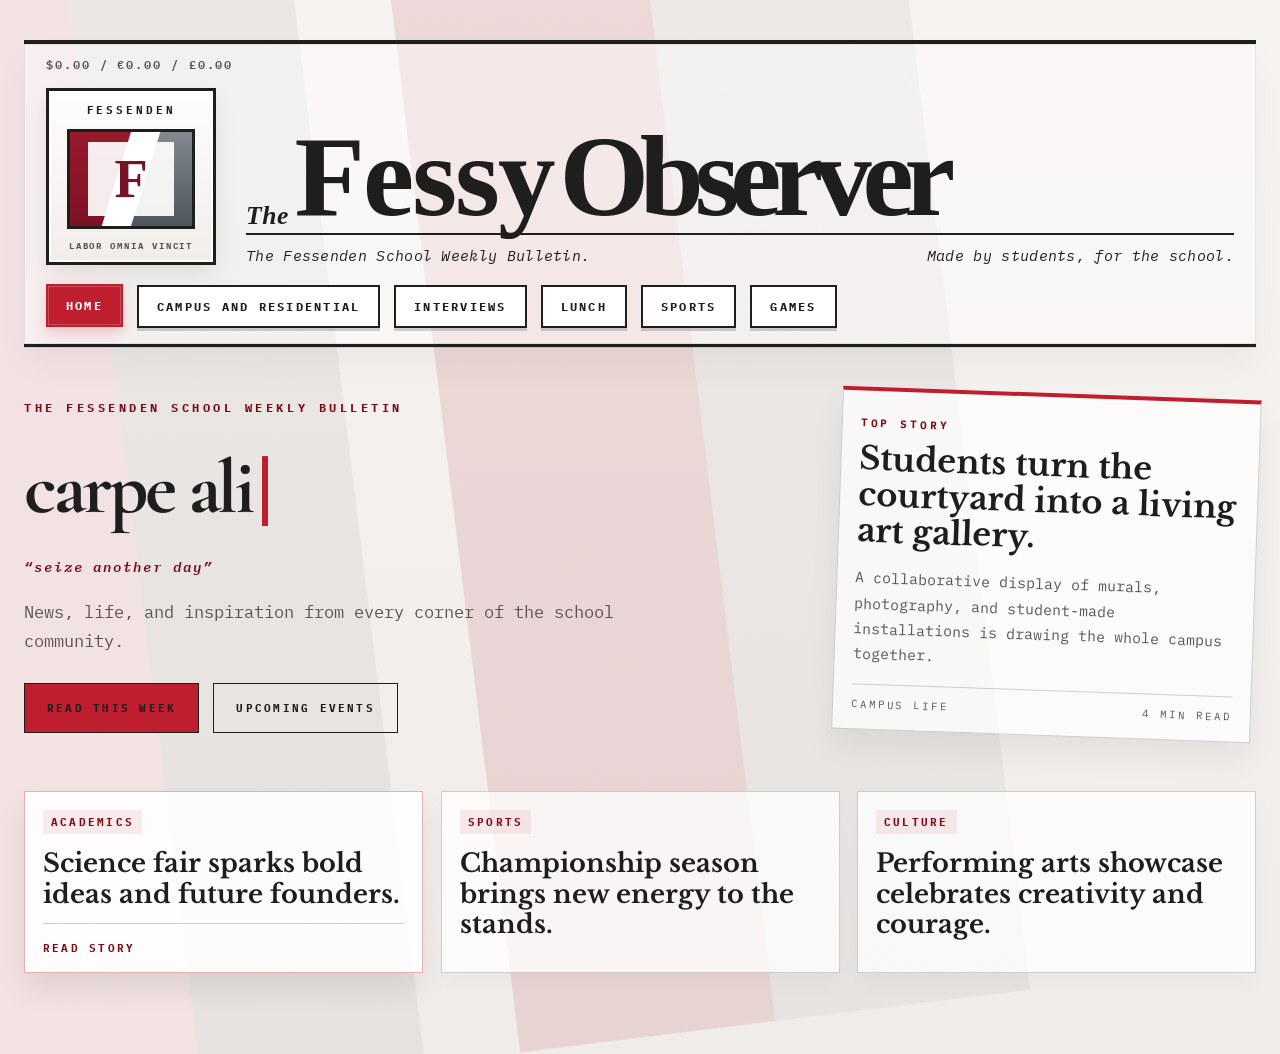
<file: index.html>
<!DOCTYPE html>
<html lang="en">
  <head>
    <meta charset="UTF-8" />
    <meta name="viewport" content="width=device-width, initial-scale=1.0" />
    <title>The Fessy Observer</title>
    <meta
      name="description"
      content="The Fessy Observer school newspaper featuring stories, campus life, and community voices."
    />
    <link rel="preconnect" href="https://fonts.googleapis.com" />
    <link rel="preconnect" href="https://fonts.gstatic.com" crossorigin />
    <link
      href="https://fonts.googleapis.com/css2?family=IBM+Plex+Mono:wght@400;500;600;700&family=Cormorant+Garamond:wght@400;500;600;700&family=Libre+Baskerville:wght@400;700&display=swap"
      rel="stylesheet"
    />
    <link rel="stylesheet" href="style.css" />
  </head>
  <body>
    <div class="background-bars" aria-hidden="true"></div>

    <div class="page-shell">
      <header class="masthead">
        <div class="paper-price-row">
          <span>$0.00 / €0.00 / £0.00</span>
        </div>

        <div class="masthead-inner">
          <div class="school-mark" aria-label="Fessenden School logo">
            <div class="logo-box" aria-hidden="true">
              <div class="logo-header">FESSENDEN</div>
              <div class="shield-wrap">
                <div class="shield-left"></div>
                <div class="shield-right"></div>
                <div class="shield-monogram">F</div>
              </div>
              <div class="logo-footer">LABOR OMNIA VINCIT</div>
            </div>
          </div>

          <div class="title-cluster">
            <h1 class="masthead-title">
              <span class="title-small">The</span>
              <span class="title-contrast">Fessy</span>
              <span class="title-large">Observer</span>
            </h1>
            <div class="subhead-row">
              <span>The Fessenden School Weekly Bulletin.</span>
              <span>Made by students, for the school.</span>
            </div>
          </div>
        </div>

        <nav class="section-tabs" aria-label="Section tabs">
          <a class="tab home-tab active" href="index.html">Home</a>
          <a class="tab" href="campus.html">Campus and Residential</a>
          <a class="tab" href="interviews.html">Interviews</a>
          <a class="tab" href="lunch.html">Lunch</a>
          <a class="tab" href="sports.html">Sports</a>
          <a class="tab" href="games.html">Games</a>
        </nav>
      </header>

      <main class="hero">
        <div class="hero-copy">
          <p class="eyebrow">The Fessenden School Weekly Bulletin</p>
          <h2 class="typewriter" aria-live="polite">
            <span id="typewriter-text"></span><span class="cursor" aria-hidden="true"></span>
          </h2>
          <div class="typewriter-meaning">“seize another day”</div>
          <p class="lede">
            News, life, and inspiration from every corner of the school community.
          </p>

          <div class="cta-row">
            <a href="#stories" class="primary-btn"><strong>Read this week</strong></a>
            <a href="#events" class="secondary-btn"><strong>Upcoming events</strong></a>
          </div>
        </div>

        <aside class="feature-box" id="events">
          <span class="kicker">Top Story</span>
          <h3>Students turn the courtyard into a living art gallery.</h3>
          <p>
            A collaborative display of murals, photography, and student-made installations is drawing the whole campus together.
          </p>
          <div class="meta-line">
            <span>Campus Life</span>
            <span>4 min read</span>
          </div>
        </aside>
      </main>

      <section class="stories" id="stories">
        <article class="story-card active" tabindex="0" aria-expanded="true">
          <span class="story-tag">Academics</span>
          <h4>Science fair sparks bold ideas and future founders.</h4>
          <div class="story-body">
            <span class="read-more">Read story</span>
          </div>
        </article>

        <article class="story-card" tabindex="0" aria-expanded="false">
          <span class="story-tag">Sports</span>
          <h4>Championship season brings new energy to the stands.</h4>
          <div class="story-body">
            <span class="read-more">Read story</span>
          </div>
        </article>

        <article class="story-card" tabindex="0" aria-expanded="false">
          <span class="story-tag">Culture</span>
          <h4>Performing arts showcase celebrates creativity and courage.</h4>
          <div class="story-body">
            <span class="read-more">Read story</span>
          </div>
        </article>
      </section>
    </div>

    <script src="script.js"></script>
  </body>
</html>
</file>
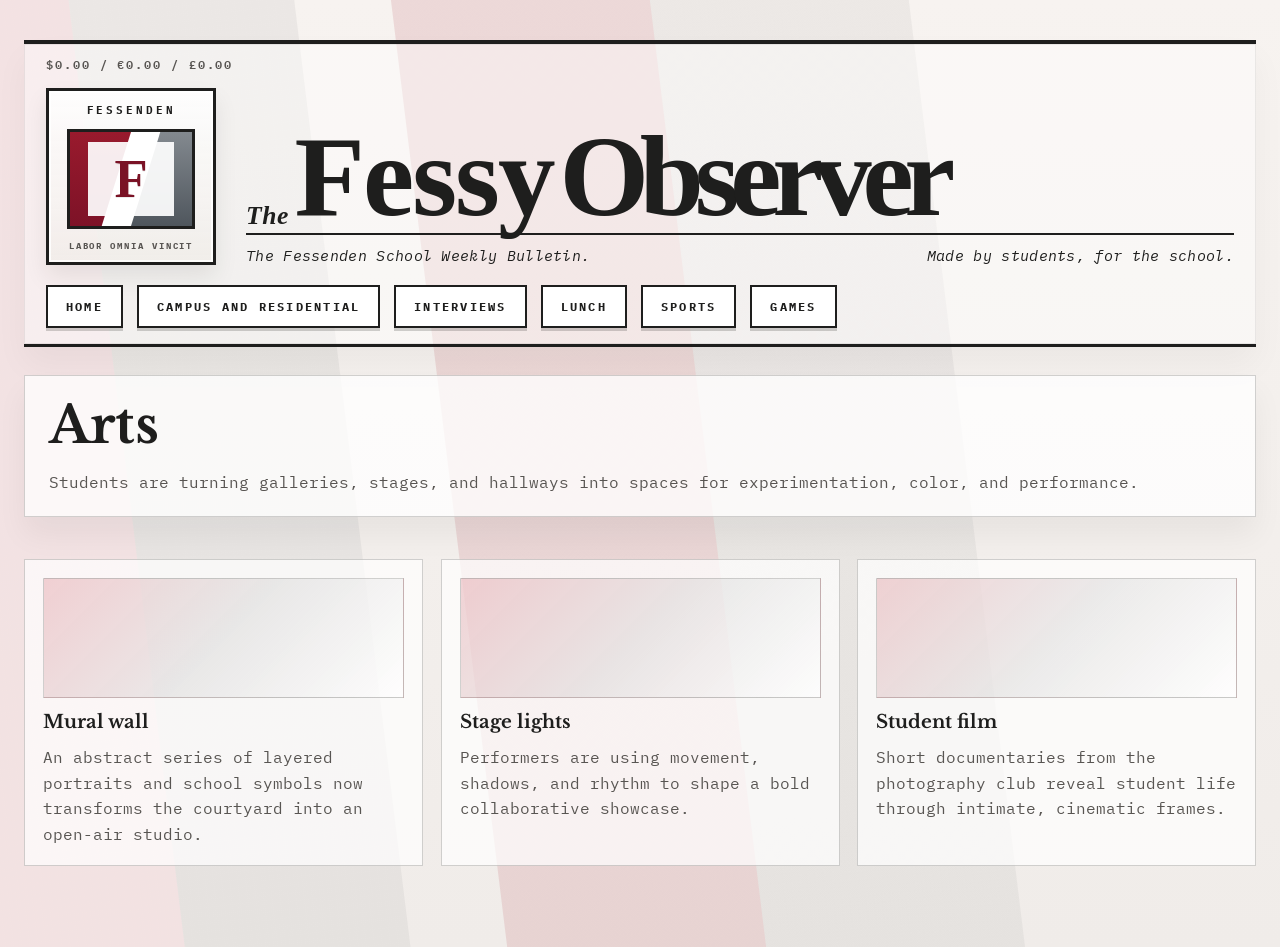
<file: arts.html>
<!DOCTYPE html>
<html lang="en">
  <head>
    <meta charset="UTF-8" />
    <meta name="viewport" content="width=device-width, initial-scale=1.0" />
    <title>Arts | The Fessy Observer</title>
    <link rel="preconnect" href="https://fonts.googleapis.com" />
    <link rel="preconnect" href="https://fonts.gstatic.com" crossorigin />
    <link href="https://fonts.googleapis.com/css2?family=IBM+Plex+Mono:wght@400;500;600;700&family=Cormorant+Garamond:wght@400;500;600;700&family=Libre+Baskerville:wght@400;700&display=swap" rel="stylesheet" />
    <link rel="stylesheet" href="style.css" />
  </head>
  <body>
    <div class="background-bars" aria-hidden="true"></div>
    <div class="page-shell">
      <header class="masthead">
        <div class="paper-price-row"><span>$0.00 / €0.00 / £0.00</span></div>
        <div class="masthead-inner">
          <div class="school-mark" aria-label="Fessenden School logo">
            <div class="logo-box" aria-hidden="true">
              <div class="logo-header">FESSENDEN</div>
              <div class="shield-wrap">
                <div class="shield-left"></div>
                <div class="shield-right"></div>
                <div class="shield-monogram">F</div>
              </div>
              <div class="logo-footer">LABOR OMNIA VINCIT</div>
            </div>
          </div>
          <div class="title-cluster">
            <h1 class="masthead-title">
              <span class="title-small">The</span>
              <span class="title-contrast">Fessy</span>
              <span class="title-large">Observer</span>
            </h1>
            <div class="subhead-row">
              <span>The Fessenden School Weekly Bulletin.</span>
              <span>Made by students, for the school.</span>
            </div>
          </div>
        </div>
        <nav class="section-tabs" aria-label="Section tabs">
          <a class="tab home-tab" href="index.html">Home</a>
          <a class="tab" href="campus.html">Campus and Residential</a>
          <a class="tab" href="interviews.html">Interviews</a>
          <a class="tab" href="lunch.html">Lunch</a>
          <a class="tab" href="sports.html">Sports</a>
          <a class="tab" href="games.html">Games</a>
        </nav>
      </header>

      <main class="section-content page-panel">
        <section class="feature-layout">
          <div class="panel-card">
            <h2>Arts</h2>
            <p>Students are turning galleries, stages, and hallways into spaces for experimentation, color, and performance.</p>
          </div>

          <div class="gallery-grid">
            <article class="gallery-card">
              <div class="gallery-image" aria-hidden="true"></div>
              <h3>Mural wall</h3>
              <p>An abstract series of layered portraits and school symbols now transforms the courtyard into an open-air studio.</p>
            </article>
            <article class="gallery-card">
              <div class="gallery-image" aria-hidden="true"></div>
              <h3>Stage lights</h3>
              <p>Performers are using movement, shadows, and rhythm to shape a bold collaborative showcase.</p>
            </article>
            <article class="gallery-card">
              <div class="gallery-image" aria-hidden="true"></div>
              <h3>Student film</h3>
              <p>Short documentaries from the photography club reveal student life through intimate, cinematic frames.</p>
            </article>
          </div>
        </section>
      </main>
    </div>
  </body>
</html>
</file>
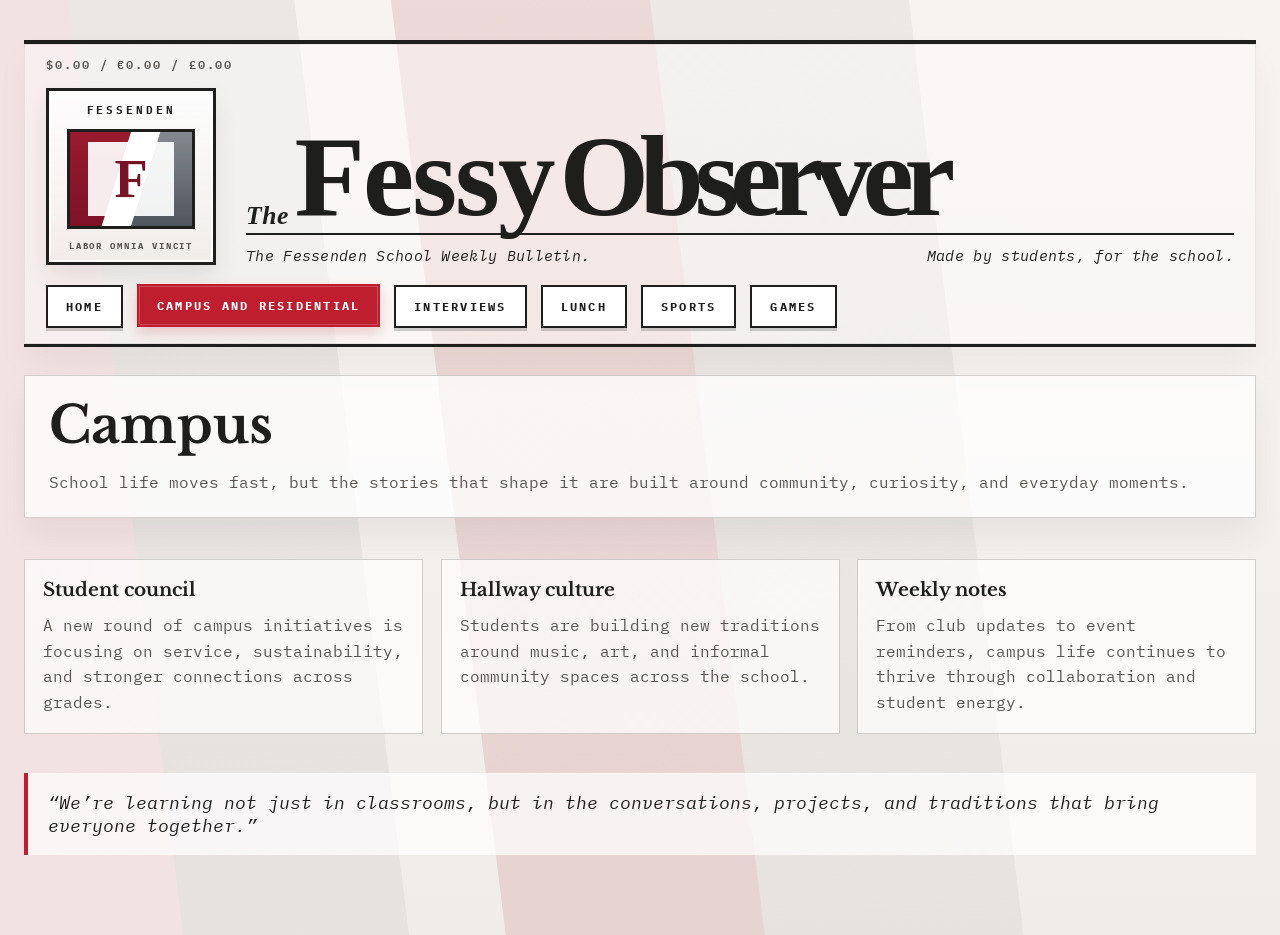
<file: campus.html>
<!DOCTYPE html>
<html lang="en">
  <head>
    <meta charset="UTF-8" />
    <meta name="viewport" content="width=device-width, initial-scale=1.0" />
    <title>Campus | The Fessy Observer</title>
    <link rel="preconnect" href="https://fonts.googleapis.com" />
    <link rel="preconnect" href="https://fonts.gstatic.com" crossorigin />
    <link href="https://fonts.googleapis.com/css2?family=IBM+Plex+Mono:wght@400;500;600;700&family=Cormorant+Garamond:wght@400;500;600;700&family=Libre+Baskerville:wght@400;700&display=swap" rel="stylesheet" />
    <link rel="stylesheet" href="style.css" />
  </head>
  <body>
    <div class="background-bars" aria-hidden="true"></div>
    <div class="page-shell">
      <header class="masthead">
        <div class="paper-price-row"><span>$0.00 / €0.00 / £0.00</span></div>
        <div class="masthead-inner">
          <div class="school-mark" aria-label="Fessenden School logo">
            <div class="logo-box" aria-hidden="true">
              <div class="logo-header">FESSENDEN</div>
              <div class="shield-wrap">
                <div class="shield-left"></div>
                <div class="shield-right"></div>
                <div class="shield-monogram">F</div>
              </div>
              <div class="logo-footer">LABOR OMNIA VINCIT</div>
            </div>
          </div>
          <div class="title-cluster">
            <h1 class="masthead-title">
              <span class="title-small">The</span>
              <span class="title-contrast">Fessy</span>
              <span class="title-large">Observer</span>
            </h1>
            <div class="subhead-row">
              <span>The Fessenden School Weekly Bulletin.</span>
              <span>Made by students, for the school.</span>
            </div>
          </div>
        </div>
        <nav class="section-tabs" aria-label="Section tabs">
          <a class="tab home-tab" href="index.html">Home</a>
          <a class="tab active" href="campus.html">Campus and Residential</a>
          <a class="tab" href="interviews.html">Interviews</a>
          <a class="tab" href="lunch.html">Lunch</a>
          <a class="tab" href="sports.html">Sports</a>
          <a class="tab" href="games.html">Games</a>
        </nav>
      </header>

      <main class="section-content page-panel">
        <section class="feature-layout">
          <div class="panel-card">
            <h2>Campus</h2>
            <p>School life moves fast, but the stories that shape it are built around community, curiosity, and everyday moments.</p>
          </div>

          <div class="campus-grid">
            <article class="campus-card">
              <h3>Student council</h3>
              <p>A new round of campus initiatives is focusing on service, sustainability, and stronger connections across grades.</p>
            </article>
            <article class="campus-card">
              <h3>Hallway culture</h3>
              <p>Students are building new traditions around music, art, and informal community spaces across the school.</p>
            </article>
            <article class="campus-card">
              <h3>Weekly notes</h3>
              <p>From club updates to event reminders, campus life continues to thrive through collaboration and student energy.</p>
            </article>
          </div>

          <div class="quote-box">
            “We’re learning not just in classrooms, but in the conversations, projects, and traditions that bring everyone together.”
          </div>
        </section>
      </main>
    </div>
  </body>
</html>
</file>
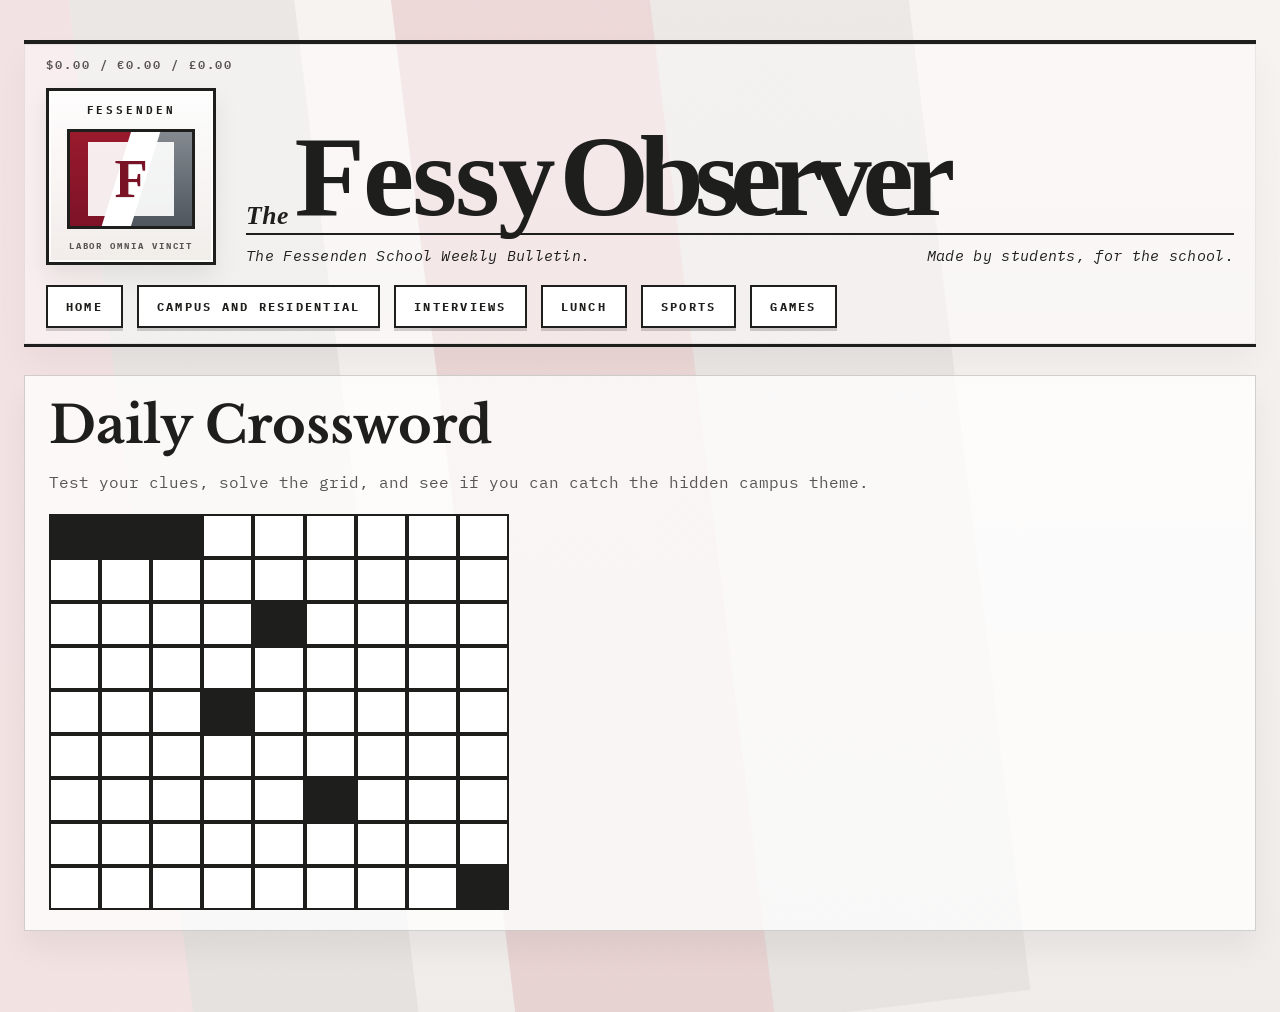
<file: crossword.html>
<!DOCTYPE html>
<html lang="en">
  <head>
    <meta charset="UTF-8" />
    <meta name="viewport" content="width=device-width, initial-scale=1.0" />
    <title>Crossword | The Fessy Observer</title>
    <link rel="preconnect" href="https://fonts.googleapis.com" />
    <link rel="preconnect" href="https://fonts.gstatic.com" crossorigin />
    <link href="https://fonts.googleapis.com/css2?family=IBM+Plex+Mono:wght@400;500;600;700&family=Cormorant+Garamond:wght@400;500;600;700&family=Libre+Baskerville:wght@400;700&display=swap" rel="stylesheet" />
    <link rel="stylesheet" href="style.css" />
  </head>
  <body>
    <div class="background-bars" aria-hidden="true"></div>
    <div class="page-shell">
      <header class="masthead">
        <div class="paper-price-row"><span>$0.00 / €0.00 / £0.00</span></div>
        <div class="masthead-inner">
          <div class="school-mark" aria-label="Fessenden School logo">
            <div class="logo-box" aria-hidden="true">
              <div class="logo-header">FESSENDEN</div>
              <div class="shield-wrap">
                <div class="shield-left"></div>
                <div class="shield-right"></div>
                <div class="shield-monogram">F</div>
              </div>
              <div class="logo-footer">LABOR OMNIA VINCIT</div>
            </div>
          </div>
          <div class="title-cluster">
            <h1 class="masthead-title">
              <span class="title-small">The</span>
              <span class="title-contrast">Fessy</span>
              <span class="title-large">Observer</span>
            </h1>
            <div class="subhead-row">
              <span>The Fessenden School Weekly Bulletin.</span>
              <span>Made by students, for the school.</span>
            </div>
          </div>
        </div>
        <nav class="section-tabs" aria-label="Section tabs">
          <a class="tab home-tab" href="index.html">Home</a>
          <a class="tab" href="campus.html">Campus and Residential</a>
          <a class="tab" href="interviews.html">Interviews</a>
          <a class="tab" href="lunch.html">Lunch</a>
          <a class="tab" href="sports.html">Sports</a>
          <a class="tab" href="games.html">Games</a>
        </nav>
      </header>

      <main class="section-content page-panel">
        <section class="feature-layout">
          <div class="panel-card">
            <h2>Daily Crossword</h2>
            <p>Test your clues, solve the grid, and see if you can catch the hidden campus theme.</p>
            <div class="crossword-grid" aria-label="Crossword puzzle">
              <span class="empty"></span><span class="empty"></span><span class="empty"></span><span></span><span></span><span></span><span></span><span></span><span></span>
              <span></span><span></span><span></span><span></span><span></span><span></span><span></span><span></span><span></span>
              <span></span><span></span><span></span><span></span><span class="empty"></span><span></span><span></span><span></span><span></span>
              <span></span><span></span><span></span><span></span><span></span><span></span><span></span><span></span><span></span>
              <span></span><span></span><span></span><span class="empty"></span><span></span><span></span><span></span><span></span><span></span>
              <span></span><span></span><span></span><span></span><span></span><span></span><span></span><span></span><span></span>
              <span></span><span></span><span></span><span></span><span></span><span class="empty"></span><span></span><span></span><span></span>
              <span></span><span></span><span></span><span></span><span></span><span></span><span></span><span></span><span></span>
              <span></span><span></span><span></span><span></span><span></span><span></span><span></span><span></span><span class="empty"></span>
            </div>
          </div>
        </section>
      </main>
    </div>
  </body>
</html>
</file>
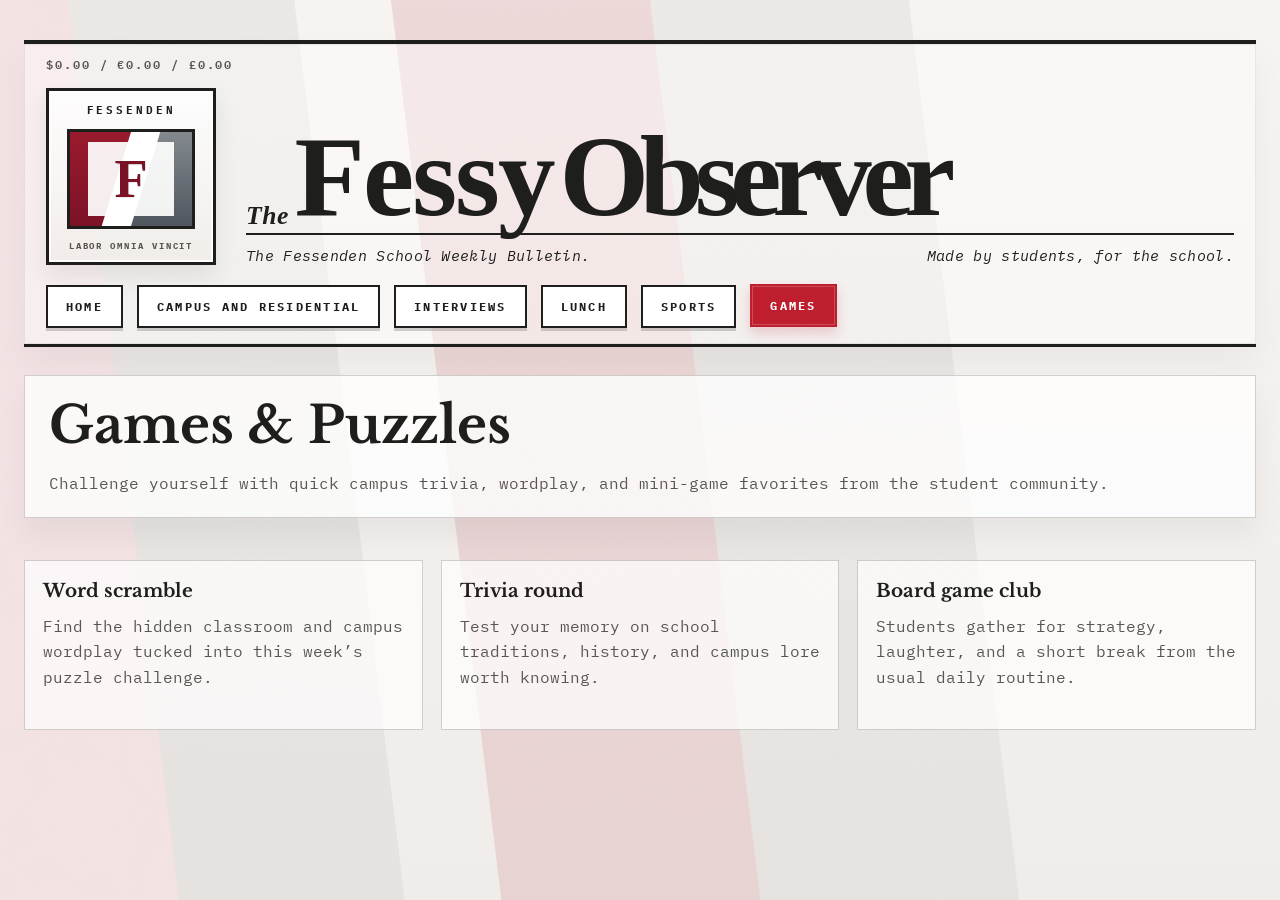
<file: games.html>
<!DOCTYPE html>
<html lang="en">
  <head>
    <meta charset="UTF-8" />
    <meta name="viewport" content="width=device-width, initial-scale=1.0" />
    <title>Games | The Fessy Observer</title>
    <meta name="description" content="Games, puzzles, and campus challenges from the Fessenden School weekly bulletin." />
    <link rel="preconnect" href="https://fonts.googleapis.com" />
    <link rel="preconnect" href="https://fonts.gstatic.com" crossorigin />
    <link href="https://fonts.googleapis.com/css2?family=IBM+Plex+Mono:wght@400;500;600;700&family=Cormorant+Garamond:wght@400;500;600;700&family=Libre+Baskerville:wght@400;700&display=swap" rel="stylesheet" />
    <link rel="stylesheet" href="style.css" />
  </head>
  <body>
    <div class="background-bars" aria-hidden="true"></div>
    <div class="page-shell">
      <header class="masthead">
        <div class="paper-price-row"><span>$0.00 / €0.00 / £0.00</span></div>
        <div class="masthead-inner">
          <div class="school-mark" aria-label="Fessenden School logo">
            <div class="logo-box" aria-hidden="true">
              <div class="logo-header">FESSENDEN</div>
              <div class="shield-wrap">
                <div class="shield-left"></div>
                <div class="shield-right"></div>
                <div class="shield-monogram">F</div>
              </div>
              <div class="logo-footer">LABOR OMNIA VINCIT</div>
            </div>
          </div>
          <div class="title-cluster">
            <h1 class="masthead-title">
              <span class="title-small">The</span>
              <span class="title-contrast">Fessy</span>
              <span class="title-large">Observer</span>
            </h1>
            <div class="subhead-row">
              <span>The Fessenden School Weekly Bulletin.</span>
              <span>Made by students, for the school.</span>
            </div>
          </div>
        </div>
        <nav class="section-tabs" aria-label="Section tabs">
          <a class="tab home-tab" href="index.html">Home</a>
          <a class="tab" href="campus.html">Campus and Residential</a>
          <a class="tab" href="interviews.html">Interviews</a>
          <a class="tab" href="lunch.html">Lunch</a>
          <a class="tab" href="sports.html">Sports</a>
          <a class="tab active" href="games.html">Games</a>
        </nav>
      </header>

      <main class="section-content page-panel">
        <section class="feature-layout">
          <div class="panel-card">
            <h2>Games & Puzzles</h2>
            <p>Challenge yourself with quick campus trivia, wordplay, and mini-game favorites from the student community.</p>
          </div>

          <div class="campus-grid">
            <article class="campus-card">
              <h3>Word scramble</h3>
              <p>Find the hidden classroom and campus wordplay tucked into this week’s puzzle challenge.</p>
            </article>
            <article class="campus-card">
              <h3>Trivia round</h3>
              <p>Test your memory on school traditions, history, and campus lore worth knowing.</p>
            </article>
            <article class="campus-card">
              <h3>Board game club</h3>
              <p>Students gather for strategy, laughter, and a short break from the usual daily routine.</p>
            </article>
          </div>
        </section>
      </main>
    </div>
  </body>
</html>
</file>
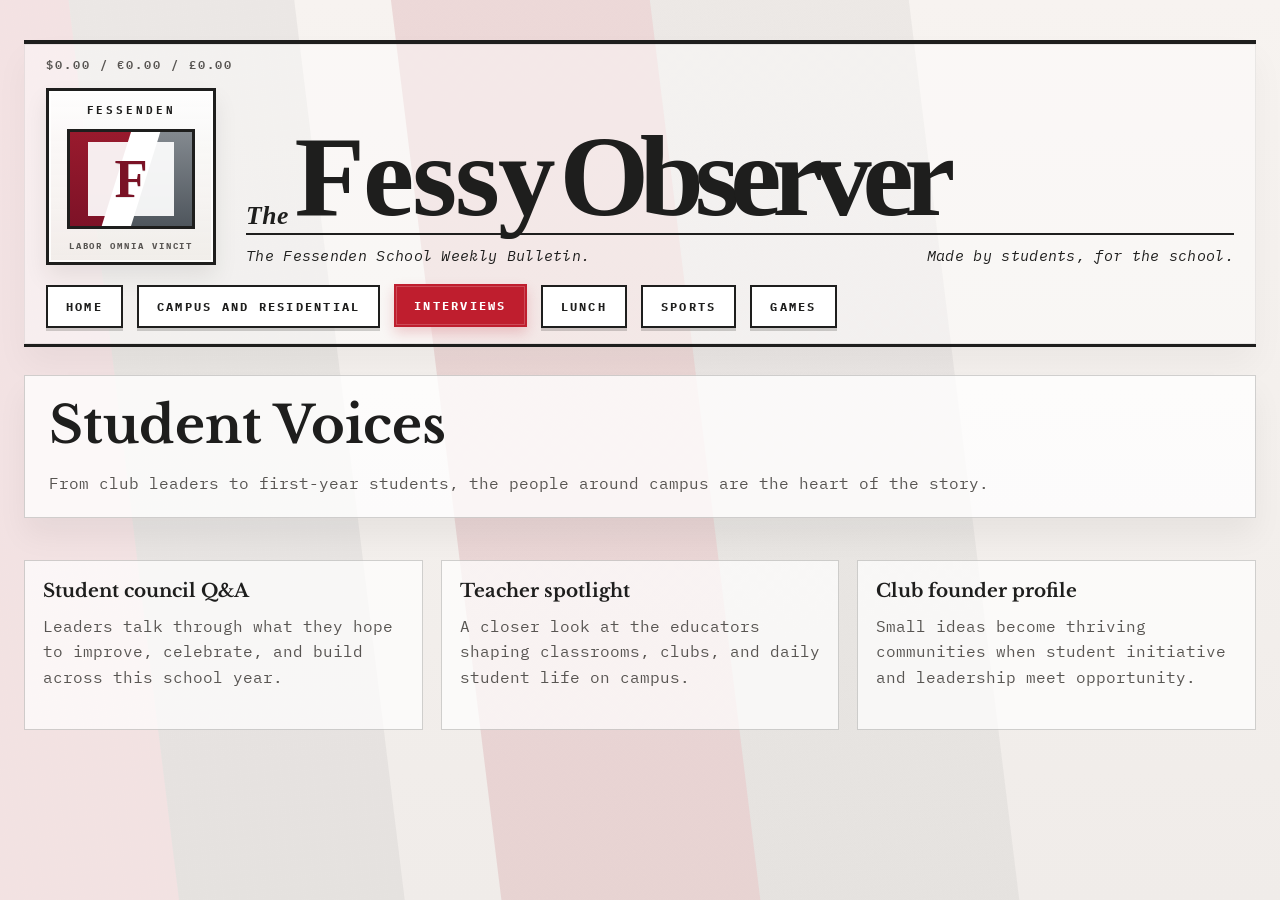
<file: interviews.html>
<!DOCTYPE html>
<html lang="en">
  <head>
    <meta charset="UTF-8" />
    <meta name="viewport" content="width=device-width, initial-scale=1.0" />
    <title>Interviews | The Fessy Observer</title>
    <meta name="description" content="Student interviews and profiles from the Fessenden School community." />
    <link rel="preconnect" href="https://fonts.googleapis.com" />
    <link rel="preconnect" href="https://fonts.gstatic.com" crossorigin />
    <link href="https://fonts.googleapis.com/css2?family=IBM+Plex+Mono:wght@400;500;600;700&family=Cormorant+Garamond:wght@400;500;600;700&family=Libre+Baskerville:wght@400;700&display=swap" rel="stylesheet" />
    <link rel="stylesheet" href="style.css" />
  </head>
  <body>
    <div class="background-bars" aria-hidden="true"></div>
    <div class="page-shell">
      <header class="masthead">
        <div class="paper-price-row"><span>$0.00 / €0.00 / £0.00</span></div>
        <div class="masthead-inner">
          <div class="school-mark" aria-label="Fessenden School logo">
            <div class="logo-box" aria-hidden="true">
              <div class="logo-header">FESSENDEN</div>
              <div class="shield-wrap">
                <div class="shield-left"></div>
                <div class="shield-right"></div>
                <div class="shield-monogram">F</div>
              </div>
              <div class="logo-footer">LABOR OMNIA VINCIT</div>
            </div>
          </div>
          <div class="title-cluster">
            <h1 class="masthead-title">
              <span class="title-small">The</span>
              <span class="title-contrast">Fessy</span>
              <span class="title-large">Observer</span>
            </h1>
            <div class="subhead-row">
              <span>The Fessenden School Weekly Bulletin.</span>
              <span>Made by students, for the school.</span>
            </div>
          </div>
        </div>
        <nav class="section-tabs" aria-label="Section tabs">
          <a class="tab home-tab" href="index.html">Home</a>
          <a class="tab" href="campus.html">Campus and Residential</a>
          <a class="tab active" href="interviews.html">Interviews</a>
          <a class="tab" href="lunch.html">Lunch</a>
          <a class="tab" href="sports.html">Sports</a>
          <a class="tab" href="games.html">Games</a>
        </nav>
      </header>

      <main class="section-content page-panel">
        <section class="feature-layout">
          <div class="panel-card">
            <h2>Student Voices</h2>
            <p>From club leaders to first-year students, the people around campus are the heart of the story.</p>
          </div>

          <div class="campus-grid">
            <article class="campus-card">
              <h3>Student council Q&A</h3>
              <p>Leaders talk through what they hope to improve, celebrate, and build across this school year.</p>
            </article>
            <article class="campus-card">
              <h3>Teacher spotlight</h3>
              <p>A closer look at the educators shaping classrooms, clubs, and daily student life on campus.</p>
            </article>
            <article class="campus-card">
              <h3>Club founder profile</h3>
              <p>Small ideas become thriving communities when student initiative and leadership meet opportunity.</p>
            </article>
          </div>
        </section>
      </main>
    </div>
  </body>
</html>
</file>
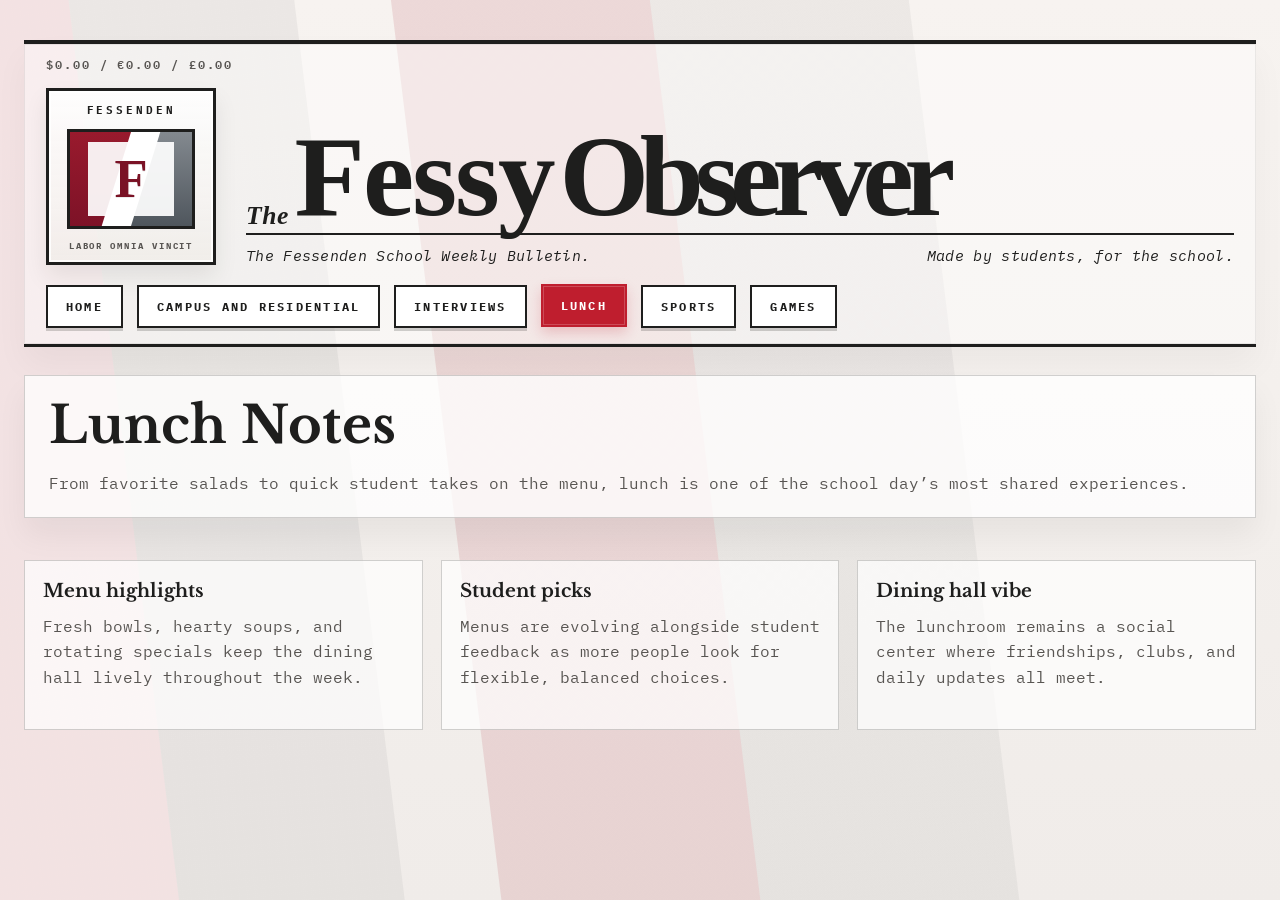
<file: lunch.html>
<!DOCTYPE html>
<html lang="en">
  <head>
    <meta charset="UTF-8" />
    <meta name="viewport" content="width=device-width, initial-scale=1.0" />
    <title>Lunch | The Fessy Observer</title>
    <meta name="description" content="Lunch updates, menu highlights, and dining hall notes from the Fessenden School community." />
    <link rel="preconnect" href="https://fonts.googleapis.com" />
    <link rel="preconnect" href="https://fonts.gstatic.com" crossorigin />
    <link href="https://fonts.googleapis.com/css2?family=IBM+Plex+Mono:wght@400;500;600;700&family=Cormorant+Garamond:wght@400;500;600;700&family=Libre+Baskerville:wght@400;700&display=swap" rel="stylesheet" />
    <link rel="stylesheet" href="style.css" />
  </head>
  <body>
    <div class="background-bars" aria-hidden="true"></div>
    <div class="page-shell">
      <header class="masthead">
        <div class="paper-price-row"><span>$0.00 / €0.00 / £0.00</span></div>
        <div class="masthead-inner">
          <div class="school-mark" aria-label="Fessenden School logo">
            <div class="logo-box" aria-hidden="true">
              <div class="logo-header">FESSENDEN</div>
              <div class="shield-wrap">
                <div class="shield-left"></div>
                <div class="shield-right"></div>
                <div class="shield-monogram">F</div>
              </div>
              <div class="logo-footer">LABOR OMNIA VINCIT</div>
            </div>
          </div>
          <div class="title-cluster">
            <h1 class="masthead-title">
              <span class="title-small">The</span>
              <span class="title-contrast">Fessy</span>
              <span class="title-large">Observer</span>
            </h1>
            <div class="subhead-row">
              <span>The Fessenden School Weekly Bulletin.</span>
              <span>Made by students, for the school.</span>
            </div>
          </div>
        </div>
        <nav class="section-tabs" aria-label="Section tabs">
          <a class="tab home-tab" href="index.html">Home</a>
          <a class="tab" href="campus.html">Campus and Residential</a>
          <a class="tab" href="interviews.html">Interviews</a>
          <a class="tab active" href="lunch.html">Lunch</a>
          <a class="tab" href="sports.html">Sports</a>
          <a class="tab" href="games.html">Games</a>
        </nav>
      </header>

      <main class="section-content page-panel">
        <section class="feature-layout">
          <div class="panel-card">
            <h2>Lunch Notes</h2>
            <p>From favorite salads to quick student takes on the menu, lunch is one of the school day’s most shared experiences.</p>
          </div>

          <div class="campus-grid">
            <article class="campus-card">
              <h3>Menu highlights</h3>
              <p>Fresh bowls, hearty soups, and rotating specials keep the dining hall lively throughout the week.</p>
            </article>
            <article class="campus-card">
              <h3>Student picks</h3>
              <p>Menus are evolving alongside student feedback as more people look for flexible, balanced choices.</p>
            </article>
            <article class="campus-card">
              <h3>Dining hall vibe</h3>
              <p>The lunchroom remains a social center where friendships, clubs, and daily updates all meet.</p>
            </article>
          </div>
        </section>
      </main>
    </div>
  </body>
</html>
</file>
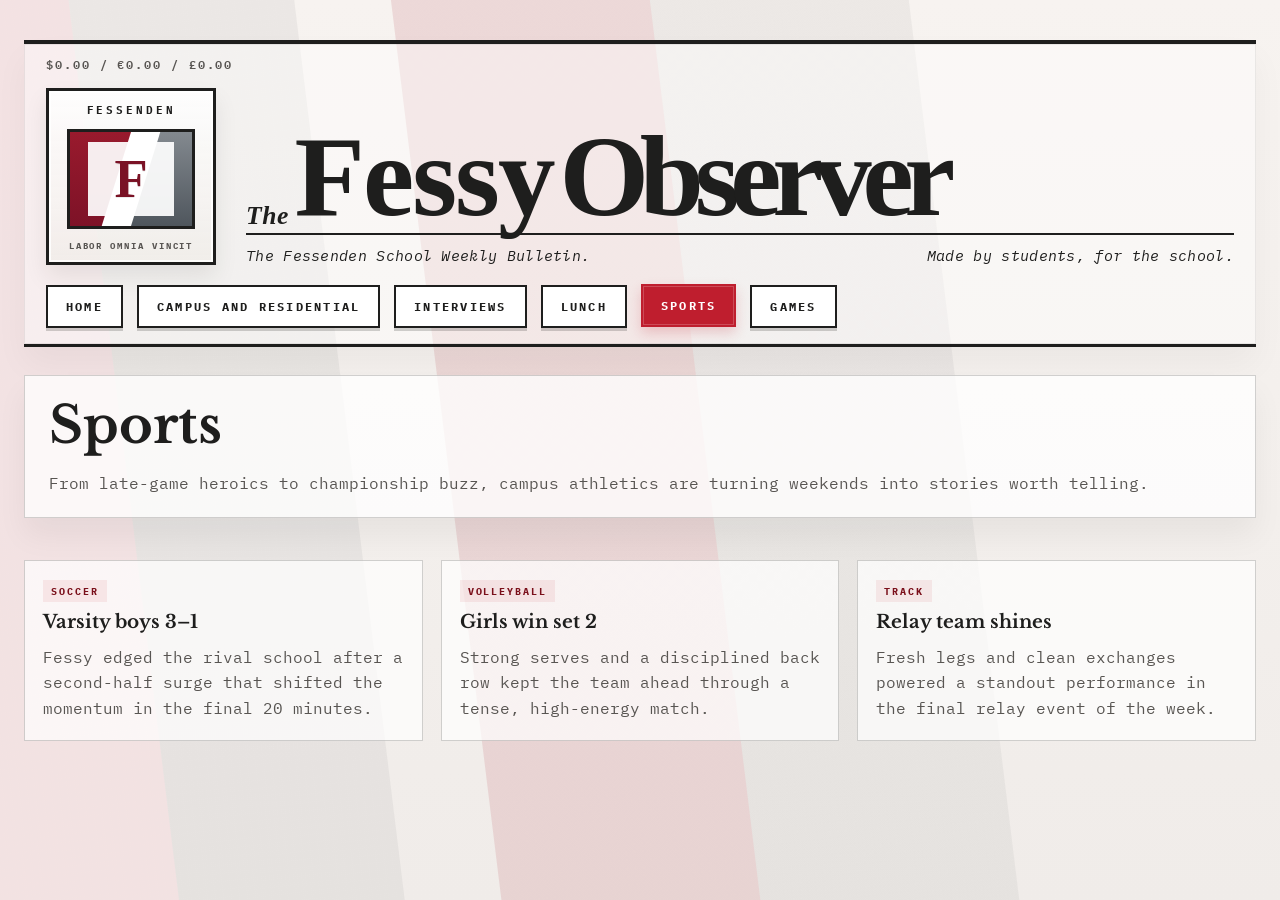
<file: sports.html>
<!DOCTYPE html>
<html lang="en">
  <head>
    <meta charset="UTF-8" />
    <meta name="viewport" content="width=device-width, initial-scale=1.0" />
    <title>Sports | The Fessy Observer</title>
    <link rel="preconnect" href="https://fonts.googleapis.com" />
    <link rel="preconnect" href="https://fonts.gstatic.com" crossorigin />
    <link href="https://fonts.googleapis.com/css2?family=IBM+Plex+Mono:wght@400;500;600;700&family=Cormorant+Garamond:wght@400;500;600;700&family=Libre+Baskerville:wght@400;700&display=swap" rel="stylesheet" />
    <link rel="stylesheet" href="style.css" />
  </head>
  <body>
    <div class="background-bars" aria-hidden="true"></div>
    <div class="page-shell">
      <header class="masthead">
        <div class="paper-price-row"><span>$0.00 / €0.00 / £0.00</span></div>
        <div class="masthead-inner">
          <div class="school-mark" aria-label="Fessenden School logo">
            <div class="logo-box" aria-hidden="true">
              <div class="logo-header">FESSENDEN</div>
              <div class="shield-wrap">
                <div class="shield-left"></div>
                <div class="shield-right"></div>
                <div class="shield-monogram">F</div>
              </div>
              <div class="logo-footer">LABOR OMNIA VINCIT</div>
            </div>
          </div>
          <div class="title-cluster">
            <h1 class="masthead-title">
              <span class="title-small">The</span>
              <span class="title-contrast">Fessy</span>
              <span class="title-large">Observer</span>
            </h1>
            <div class="subhead-row">
              <span>The Fessenden School Weekly Bulletin.</span>
              <span>Made by students, for the school.</span>
            </div>
          </div>
        </div>
        <nav class="section-tabs" aria-label="Section tabs">
          <a class="tab home-tab" href="index.html">Home</a>
          <a class="tab" href="campus.html">Campus and Residential</a>
          <a class="tab" href="interviews.html">Interviews</a>
          <a class="tab" href="lunch.html">Lunch</a>
          <a class="tab active" href="sports.html">Sports</a>
          <a class="tab" href="games.html">Games</a>
        </nav>
      </header>

      <main class="section-content page-panel">
        <section class="feature-layout">
          <div class="panel-card">
            <h2>Sports</h2>
            <p>From late-game heroics to championship buzz, campus athletics are turning weekends into stories worth telling.</p>
          </div>

          <div class="sports-grid">
            <article class="score-card">
              <span class="score-pill">Soccer</span>
              <h3>Varsity boys 3–1</h3>
              <p>Fessy edged the rival school after a second-half surge that shifted the momentum in the final 20 minutes.</p>
            </article>
            <article class="score-card">
              <span class="score-pill">Volleyball</span>
              <h3>Girls win set 2</h3>
              <p>Strong serves and a disciplined back row kept the team ahead through a tense, high-energy match.</p>
            </article>
            <article class="score-card">
              <span class="score-pill">Track</span>
              <h3>Relay team shines</h3>
              <p>Fresh legs and clean exchanges powered a standout performance in the final relay event of the week.</p>
            </article>
          </div>
        </section>
      </main>
    </div>
  </body>
</html>
</file>
<file: style.css>
:root {
  --paper: #f3f1ee;
  --paper-soft: #ebe7e3;
  --ink: #1e1e1d;
  --muted: #585552;
  --red: #bf1e2e;
  --red-deep: #7a0f1a;
  --gray: #d8d1cc;
  --line: rgba(30, 30, 29, 0.2);
  --shadow: rgba(17, 17, 17, 0.12);
}

* {
  box-sizing: border-box;
}

html {
  scroll-behavior: smooth;
}

body {
  margin: 0;
  min-height: 100vh;
  background: linear-gradient(180deg, #f7f3f0 0%, #f0ece9 100%);
  color: var(--ink);
  font-family: "IBM Plex Mono", monospace;
  position: relative;
  overflow-x: hidden;
}

.background-bars {
  position: fixed;
  inset: -10vh -8vw;
  background:
    linear-gradient(90deg, rgba(242, 224, 225, 0.9) 0 18%, rgba(169, 169, 169, 0.15) 18% 32%, rgba(255, 255, 255, 0) 32% 38%, rgba(197, 112, 120, 0.2) 38% 54%, rgba(160, 160, 160, 0.12) 54% 70%, rgba(255, 255, 255, 0) 70% 100%);
  transform: rotate(-7deg) scale(1.08);
  animation: drift 24s linear infinite;
  z-index: 0;
  pointer-events: none;
}

@keyframes drift {
  0% {
    transform: rotate(-7deg) translate3d(-2%, 0, 0) scale(1.08);
  }
  100% {
    transform: rotate(-7deg) translate3d(4%, 1.5%, 0) scale(1.12);
  }
}

.page-shell {
  position: relative;
  z-index: 1;
  max-width: 1360px;
  margin: 0 auto;
  padding: 40px 24px 80px;
}

.masthead {
  border-top: 4px solid var(--ink);
  border-bottom: 3px solid var(--ink);
  background: rgba(255, 255, 255, 0.42);
  box-shadow: inset 0 0 0 1px rgba(30, 30, 29, 0.08), 0 18px 32px rgba(17, 17, 17, 0.04);
}

.paper-price-row {
  display: flex;
  justify-content: flex-start;
  padding: 10px 22px 0;
  font-size: 0.72rem;
  letter-spacing: 0.12rem;
  color: var(--muted);
  text-transform: uppercase;
  font-weight: 600;
}

.masthead-inner {
  display: grid;
  grid-template-columns: 180px minmax(0, 1fr);
  align-items: end;
  gap: 20px;
  padding: 14px 22px 12px;
}

.school-mark {
  display: flex;
  align-items: end;
  gap: 12px;
}

.home-link {
  display: inline-flex;
  align-items: center;
  justify-content: center;
  min-width: 78px;
  padding: 10px 14px;
  border: 1.5px solid var(--ink);
  background: rgba(255, 255, 255, 0.6);
  color: var(--ink);
  text-decoration: none;
  font-size: 0.68rem;
  letter-spacing: 0.12rem;
  text-transform: uppercase;
  font-weight: 700;
  transition: transform 0.2s ease, background 0.2s ease;
}

.home-link:hover {
  transform: translateY(-2px);
  background: rgba(255, 255, 255, 0.9);
}

.logo-box {
  width: 170px;
  background: linear-gradient(180deg, rgba(255, 255, 255, 0.85), rgba(240, 236, 232, 0.75));
  border: 3px solid var(--ink);
  padding: 12px 10px 10px;
  text-align: center;
  box-shadow: 0 12px 22px rgba(0, 0, 0, 0.08), inset 0 0 0 2px rgba(255, 255, 255, 0.8);
}

.logo-header {
  font-size: 0.7rem;
  letter-spacing: 0.18rem;
  font-weight: 700;
  text-transform: uppercase;
  color: var(--ink);
}

.shield-wrap {
  position: relative;
  width: 128px;
  height: 100px;
  margin: 12px auto 10px;
  overflow: hidden;
  border: 3px solid var(--ink);
  background: #fff;
  box-shadow: inset 0 0 0 2px rgba(255, 255, 255, 0.85);
}

.shield-left,
.shield-right {
  position: absolute;
  top: 0;
  bottom: 0;
  width: 50%;
}

.shield-left {
  left: 0;
  background: linear-gradient(180deg, #991a2d 0%, #7d1227 100%);
  clip-path: polygon(0 0, 100% 0, 52% 100%, 0 100%);
}

.shield-right {
  right: 0;
  background: linear-gradient(180deg, #83898f 0%, #4f565d 100%);
  clip-path: polygon(48% 0, 100% 0, 100% 100%, 0 100%);
}

.shield-monogram {
  position: absolute;
  inset: 10px 18px 10px 18px;
  display: grid;
  place-items: center;
  background: rgba(255, 255, 255, 0.92);
  color: #7a1225;
  font-family: "Times New Roman", Times, serif;
  font-size: 3.4rem;
  font-weight: 700;
  line-height: 1;
  clip-path: polygon(0 0, 100% 0, 100% 100%, 0 100%);
  z-index: 2;
  text-shadow: 0 1px 0 rgba(0, 0, 0, 0.08);
}

.logo-footer {
  font-size: 0.56rem;
  letter-spacing: 0.12rem;
  color: var(--muted);
  text-transform: uppercase;
  line-height: 1.5;
  font-weight: 700;
}

.title-cluster {
  min-width: 0;
}

.masthead-title {
  margin: 0;
  display: flex;
  flex-wrap: wrap;
  align-items: end;
  gap: 0.18em;
  line-height: 0.82;
  font-family: "Times New Roman", Times, serif;
  letter-spacing: -0.06em;
  font-weight: 700;
}

.title-small,
.title-large,
.title-contrast {
  display: block;
}

.title-contrast,
.title-large {
  word-spacing: 0.1em;
}

.title-small {
  font-size: clamp(1.4rem, 2vw, 2.2rem);
  letter-spacing: 0.02em;
  font-style: italic;
  color: var(--ink);
  transform: translateY(0.12em);
}

.title-contrast {
  font-size: clamp(4rem, 9vw, 9.8rem);
  color: var(--ink);
}

.title-large {
  font-size: clamp(4rem, 9vw, 9.8rem);
  font-weight: 700;
  color: var(--ink);
  letter-spacing: -0.08em;
}

.subhead-row {
  display: flex;
  justify-content: space-between;
  gap: 18px;
  padding-top: 10px;
  font-size: clamp(0.7rem, 1.2vw, 1.05rem);
  color: var(--ink);
  font-style: italic;
  border-top: 2px solid var(--ink);
  margin-top: 10px;
  letter-spacing: 0.02em;
}

.section-tabs {
  display: flex;
  gap: 14px;
  padding: 8px 22px 16px;
  flex-wrap: wrap;
}

.tab {
  display: inline-flex;
  align-items: center;
  justify-content: center;
  border: 2px solid var(--ink);
  background: #fff;
  color: var(--ink);
  font: inherit;
  font-size: 0.72rem;
  letter-spacing: 0.14rem;
  text-transform: uppercase;
  font-weight: 700;
  padding: 12px 18px;
  text-decoration: none;
  cursor: pointer;
  transition: background 0.2s ease, color 0.2s ease, transform 0.2s ease, box-shadow 0.2s ease;
  box-shadow: 0 3px 0 rgba(30, 30, 29, 0.2);
}

.tab:hover,
.tab.active {
  background: var(--red);
  border-color: var(--red);
  color: #fff;
  transform: translateY(-1px);
  box-shadow: 0 6px 12px rgba(191, 30, 46, 0.2), inset 0 0 0 1px rgba(255, 255, 255, 0.2);
}

.hero {
  display: grid;
  grid-template-columns: 1.5fr 0.8fr;
  gap: 28px;
  align-items: center;
  padding-top: 34px;
  border-top: 1px solid rgba(30, 30, 29, 0.12);
}

.hero-copy {
  padding: 18px 0 12px;
}

.eyebrow {
  margin: 0 0 15px;
  color: var(--red-deep);
  font-size: 0.72rem;
  letter-spacing: 0.22rem;
  text-transform: uppercase;
  font-weight: 700;
}

.typewriter {
  display: inline-flex;
  align-items: center;
  min-height: 1.5em;
  margin: 0;
  font-size: clamp(2.5rem, 6vw, 7rem);
  line-height: 0.95;
  letter-spacing: -0.04em;
  font-weight: 700;
  color: var(--ink);
  font-family: "Cormorant Garamond", serif;
  text-transform: lowercase;
  white-space: nowrap;
  text-shadow: 0 1px 0 rgba(17, 17, 17, 0.04);
}

.typewriter-meaning {
  margin-top: 8px;
  color: var(--red-deep);
  font-size: 0.85rem;
  letter-spacing: 0.12rem;
  text-transform: lowercase;
  font-style: italic;
  font-weight: 600;
}

.cursor {
  display: inline-block;
  width: 0.08em;
  height: 0.9em;
  background: var(--red);
  margin-left: 0.12em;
  transform: translateY(0.04em);
  animation: blink 0.9s steps(1) infinite;
}

@keyframes blink {
  50% {
    opacity: 0;
  }
}

.lede {
  max-width: 620px;
  margin: 20px 0 0;
  color: var(--muted);
  font-size: 1.08rem;
  line-height: 1.7;
}

.cta-row {
  display: flex;
  gap: 14px;
  flex-wrap: wrap;
  margin-top: 28px;
}

.cta-row a {
  display: inline-flex;
  align-items: center;
  justify-content: center;
  min-height: 50px;
  padding: 0 22px;
  border: 1.5px solid var(--ink);
  text-decoration: none;
  color: var(--ink);
  font-size: 0.7rem;
  letter-spacing: 0.14rem;
  text-transform: uppercase;
  transition: transform 0.2s ease, background 0.2s ease, color 0.2s ease;
}

.cta-row a:hover {
  transform: translateY(-2px);
}

.primary-btn {
  background: var(--red);
  border-color: var(--red);
  color: #fff;
}

.secondary-btn {
  background: transparent;
}

.feature-box {
  background: rgba(255, 255, 255, 0.72);
  box-shadow: 0 18px 30px rgba(0, 0, 0, 0.06);
  border: 1px solid var(--line);
  border-top: 4px solid var(--red);
  padding: 20px 18px 18px;
  transform: rotate(2deg);
}

.kicker {
  display: inline-block;
  margin-bottom: 12px;
  color: var(--red-deep);
  font-size: 0.68rem;
  letter-spacing: 0.18rem;
  text-transform: uppercase;
  font-weight: 700;
}

.feature-box h3 {
  margin: 0;
  font-size: clamp(1.6rem, 2.5vw, 2.6rem);
  line-height: 1.12;
  font-family: "Libre Baskerville", serif;
}

.feature-box p {
  margin: 16px 0 0;
  color: var(--muted);
  line-height: 1.7;
  font-size: 0.92rem;
}

.meta-line {
  display: flex;
  justify-content: space-between;
  gap: 10px;
  margin-top: 18px;
  padding-top: 12px;
  border-top: 1px solid var(--line);
  color: var(--muted);
  font-size: 0.66rem;
  letter-spacing: 0.12rem;
  text-transform: uppercase;
}

.stories {
  display: grid;
  grid-template-columns: repeat(3, minmax(0, 1fr));
  gap: 18px;
  margin-top: 46px;
}

.story-card {
  background: rgba(255, 255, 255, 0.76);
  border: 1px solid var(--line);
  padding: 18px 18px 16px;
  min-height: 180px;
  cursor: pointer;
  transform: scale(0.94);
  opacity: 0.8;
  transition: transform 0.3s ease, box-shadow 0.2s ease, border-color 0.2s ease, opacity 0.3s ease;
  box-shadow: 0 10px 20px rgba(0, 0, 0, 0.03);
  animation: growIn 0.6s ease forwards;
}

.story-card:hover,
.story-card:focus-visible,
.story-card.active {
  transform: translateY(-2px);
  border-color: rgba(190, 29, 45, 0.35);
  box-shadow: 0 16px 28px rgba(0, 0, 0, 0.08);
  background: rgba(255, 255, 255, 0.88);
}

.story-tag {
  display: inline-block;
  margin-bottom: 14px;
  background: rgba(190, 29, 45, 0.08);
  color: var(--red-deep);
  padding: 5px 8px;
  font-size: 0.68rem;
  letter-spacing: 0.14rem;
  text-transform: uppercase;
  font-weight: 700;
}

.story-card h4 {
  margin: 0;
  font-size: clamp(1.1rem, 2vw, 1.9rem);
  line-height: 1.2;
  font-family: "Libre Baskerville", serif;
}

.story-body {
  display: none;
  margin-top: 14px;
  padding-top: 12px;
  border-top: 1px solid var(--line);
}

.story-card.active .story-body {
  display: block;
}

.read-more {
  color: var(--red-deep);
  font-size: 0.7rem;
  letter-spacing: 0.14rem;
  text-transform: uppercase;
  font-weight: 700;
}

@keyframes growIn {
  0% {
    opacity: 0;
    transform: scale(0.82);
  }
  100% {
    opacity: 1;
    transform: scale(1);
  }
}

.page-panel {
  position: relative;
  animation: growIn 0.7s cubic-bezier(0.22, 1, 0.36, 1) both;
}

.section-content {
  padding-top: 28px;
}

.feature-layout {
  display: grid;
  gap: 22px;
}

.panel-card {
  background: rgba(255, 255, 255, 0.76);
  border: 1px solid var(--line);
  box-shadow: 0 18px 28px rgba(17, 17, 17, 0.05);
  padding: 24px 24px 20px;
  transform: scale(0.9);
  opacity: 0.8;
  animation: growIn 0.7s cubic-bezier(0.22, 1, 0.36, 1) forwards;
}

.panel-card h2 {
  margin: 0 0 18px;
  font-size: clamp(2rem, 4vw, 3.5rem);
  line-height: 1;
  font-family: "Libre Baskerville", serif;
}

.panel-card p {
  color: var(--muted);
  line-height: 1.7;
  margin: 0;
}

.crossword-grid {
  display: grid;
  grid-template-columns: repeat(9, minmax(0, 1fr));
  gap: 4px;
  max-width: 460px;
  margin-top: 18px;
  border: 2px solid var(--ink);
  background: var(--ink);
}

.crossword-grid span {
  display: grid;
  place-items: center;
  min-height: 40px;
  background: #fff;
  font-weight: 700;
  font-size: 0.8rem;
  color: var(--ink);
}

.crossword-grid span.empty {
  background: var(--ink);
}

.sports-grid,
.gallery-grid,
.campus-grid {
  display: grid;
  grid-template-columns: repeat(3, minmax(0, 1fr));
  gap: 18px;
  margin-top: 20px;
}

.score-card,
.gallery-card,
.campus-card {
  background: rgba(255, 255, 255, 0.7);
  border: 1px solid var(--line);
  padding: 18px;
  min-height: 170px;
  transform: scale(0.9);
  opacity: 0.8;
  animation: growIn 0.7s cubic-bezier(0.22, 1, 0.36, 1) forwards;
}

.score-card h3,
.gallery-card h3,
.campus-card h3 {
  margin: 0 0 12px;
  font-size: 1.15rem;
  font-family: "Libre Baskerville", serif;
}

.score-card p,
.gallery-card p,
.campus-card p {
  margin: 0;
  color: var(--muted);
  line-height: 1.6;
}

.score-pill {
  display: inline-block;
  margin-bottom: 8px;
  background: rgba(190, 29, 45, 0.08);
  padding: 4px 8px;
  color: var(--red-deep);
  font-size: 0.65rem;
  letter-spacing: 0.12rem;
  text-transform: uppercase;
  font-weight: 700;
}

.gallery-image {
  display: block;
  height: 120px;
  margin-bottom: 12px;
  background: linear-gradient(135deg, rgba(190, 29, 45, 0.18), rgba(169, 169, 169, 0.2), rgba(255, 255, 255, 0.6));
  border: 1px solid var(--line);
}

.quote-box {
  margin-top: 16px;
  padding: 18px 20px;
  background: rgba(255, 255, 255, 0.7);
  border-left: 4px solid var(--red);
  font-style: italic;
  color: var(--ink);
  font-size: 1.1rem;
}

@media (max-width: 980px) {
  .masthead-inner {
    grid-template-columns: 1fr;
  }

  .school-mark {
    justify-content: center;
  }

  .title-cluster {
    text-align: center;
  }

  .subhead-row {
    display: block;
    text-align: center;
  }

  .hero {
    grid-template-columns: 1fr;
  }
}

@media (max-width: 760px) {
  .stories,
  .sports-grid,
  .gallery-grid,
  .campus-grid {
    grid-template-columns: 1fr;
  }

  .page-shell {
    padding-left: 16px;
    padding-right: 16px;
  }
}

@media (max-width: 520px) {
  .paper-price-row,
  .tab,
  .eyebrow,
  .cta-row a,
  .story-tag,
  .meta-line,
  .read-more {
    letter-spacing: 0.08rem;
  }

  .typewriter {
    font-size: 2.7rem;
  }

  .title-contrast,
  .title-large {
    font-size: 3.2rem;
  }
}
</file>
